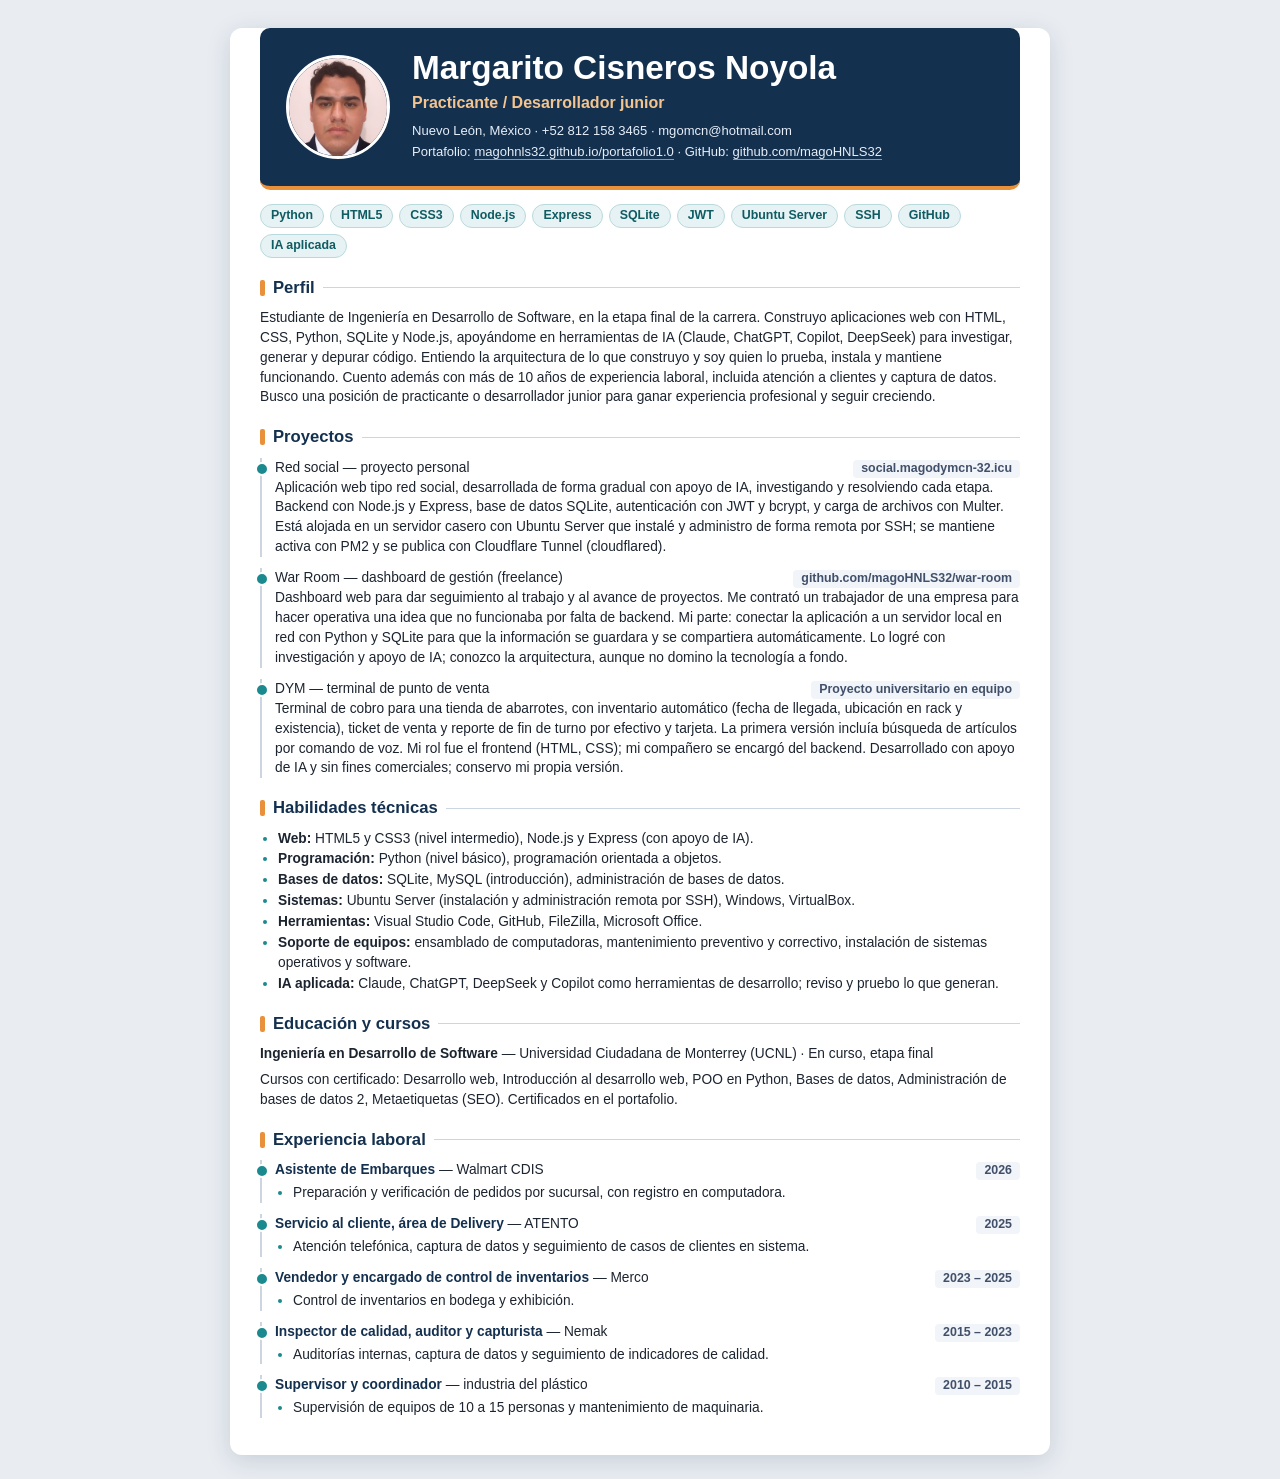
<file: index.html>
<!DOCTYPE html>
<html lang="es">
<head>
  <meta charset="utf-8">
  <meta name="viewport" content="width=device-width, initial-scale=1">
  <title>CV Desarrollo y Soporte – Margarito Cisneros Noyola</title>
  <link rel="stylesheet" href="styles.css">
</head>
<body>
  <div class="sheet">

    <header class="hero">
      <img class="foto" alt="foto.png" src="foto.png">
      <div>
        <h1>Margarito Cisneros Noyola</h1>
        <div class="role">Practicante / Desarrollador junior</div>
        <p class="contact">Nuevo León, México · +52 812 158 3465 · mgomcn@hotmail.com</p>
        <p class="contact">Portafolio: <a href="https://magohnls32.github.io/portafolio1.0/">magohnls32.github.io/portafolio1.0</a> · GitHub: <a href="https://github.com/magoHNLS32">github.com/magoHNLS32</a></p>
      </div>
    </header>

    <div class="tags">
      <span>Python</span><span>HTML5</span><span>CSS3</span><span>Node.js</span>
      <span>Express</span><span>SQLite</span><span>JWT</span><span>Ubuntu Server</span>
      <span>SSH</span><span>GitHub</span><span>IA aplicada</span>
    </div>

    <h2>Perfil</h2>
    <p>Estudiante de Ingeniería en Desarrollo de Software, en la etapa final de la carrera. Construyo aplicaciones web con HTML, CSS, Python, SQLite y Node.js, apoyándome en herramientas de IA (Claude, ChatGPT, Copilot, DeepSeek) para investigar, generar y depurar código. Entiendo la arquitectura de lo que construyo y soy quien lo prueba, instala y mantiene funcionando. Cuento además con más de 10 años de experiencia laboral, incluida atención a clientes y captura de datos. Busco una posición de practicante o desarrollador junior para ganar experiencia profesional y seguir creciendo.</p>

    <h2>Proyectos</h2>
    <div class="job">
      <div class="head"><span>Red social — proyecto personal</span><span class="date">social.magodymcn-32.icu</span></div>
      <p>Aplicación web tipo red social, desarrollada de forma gradual con apoyo de IA, investigando y resolviendo cada etapa. Backend con Node.js y Express, base de datos SQLite, autenticación con JWT y bcrypt, y carga de archivos con Multer. Está alojada en un servidor casero con Ubuntu Server que instalé y administro de forma remota por SSH; se mantiene activa con PM2 y se publica con Cloudflare Tunnel (cloudflared).</p>
    </div>
    <div class="job">
      <div class="head"><span>War Room — dashboard de gestión (freelance)</span><span class="date">github.com/magoHNLS32/war-room</span></div>
      <p>Dashboard web para dar seguimiento al trabajo y al avance de proyectos. Me contrató un trabajador de una empresa para hacer operativa una idea que no funcionaba por falta de backend. Mi parte: conectar la aplicación a un servidor local en red con Python y SQLite para que la información se guardara y se compartiera automáticamente. Lo logré con investigación y apoyo de IA; conozco la arquitectura, aunque no domino la tecnología a fondo.</p>
    </div>
    <div class="job">
      <div class="head"><span>DYM — terminal de punto de venta</span><span class="date">Proyecto universitario en equipo</span></div>
      <p>Terminal de cobro para una tienda de abarrotes, con inventario automático (fecha de llegada, ubicación en rack y existencia), ticket de venta y reporte de fin de turno por efectivo y tarjeta. La primera versión incluía búsqueda de artículos por comando de voz. Mi rol fue el frontend (HTML, CSS); mi compañero se encargó del backend. Desarrollado con apoyo de IA y sin fines comerciales; conservo mi propia versión.</p>
    </div>

    <h2>Habilidades técnicas</h2>
    <ul>
      <li><b>Web:</b> HTML5 y CSS3 (nivel intermedio), Node.js y Express (con apoyo de IA).</li>
      <li><b>Programación:</b> Python (nivel básico), programación orientada a objetos.</li>
      <li><b>Bases de datos:</b> SQLite, MySQL (introducción), administración de bases de datos.</li>
      <li><b>Sistemas:</b> Ubuntu Server (instalación y administración remota por SSH), Windows, VirtualBox.</li>
      <li><b>Herramientas:</b> Visual Studio Code, GitHub, FileZilla, Microsoft Office.</li>
      <li><b>Soporte de equipos:</b> ensamblado de computadoras, mantenimiento preventivo y correctivo, instalación de sistemas operativos y software.</li>
      <li><b>IA aplicada:</b> Claude, ChatGPT, DeepSeek y Copilot como herramientas de desarrollo; reviso y pruebo lo que generan.</li>
    </ul>

    <h2>Educación y cursos</h2>
    <p><b>Ingeniería en Desarrollo de Software</b> — Universidad Ciudadana de Monterrey (UCNL) · En curso, etapa final</p>
    <p>Cursos con certificado: Desarrollo web, Introducción al desarrollo web, POO en Python, Bases de datos, Administración de bases de datos 2, Metaetiquetas (SEO). Certificados en el portafolio.</p>

    <h2>Experiencia laboral</h2>
    <div class="job">
      <div class="head"><span><b>Asistente de Embarques</b> — Walmart CDIS</span><span class="date">2026</span></div>
      <ul><li>Preparación y verificación de pedidos por sucursal, con registro en computadora.</li></ul>
    </div>
    <div class="job">
      <div class="head"><span><b>Servicio al cliente, área de Delivery</b> — ATENTO</span><span class="date">2025</span></div>
      <ul><li>Atención telefónica, captura de datos y seguimiento de casos de clientes en sistema.</li></ul>
    </div>
    <div class="job">
      <div class="head"><span><b>Vendedor y encargado de control de inventarios</b> — Merco</span><span class="date">2023 – 2025</span></div>
      <ul><li>Control de inventarios en bodega y exhibición.</li></ul>
    </div>
    <div class="job">
      <div class="head"><span><b>Inspector de calidad, auditor y capturista</b> — Nemak</span><span class="date">2015 – 2023</span></div>
      <ul><li>Auditorías internas, captura de datos y seguimiento de indicadores de calidad.</li></ul>
    </div>
    <div class="job">
      <div class="head"><span><b>Supervisor y coordinador</b> — industria del plástico</span><span class="date">2010 – 2015</span></div>
      <ul><li>Supervisión de equipos de 10 a 15 personas y mantenimiento de maquinaria.</li></ul>
    </div>

  </div>
</body>
</html>
</file>
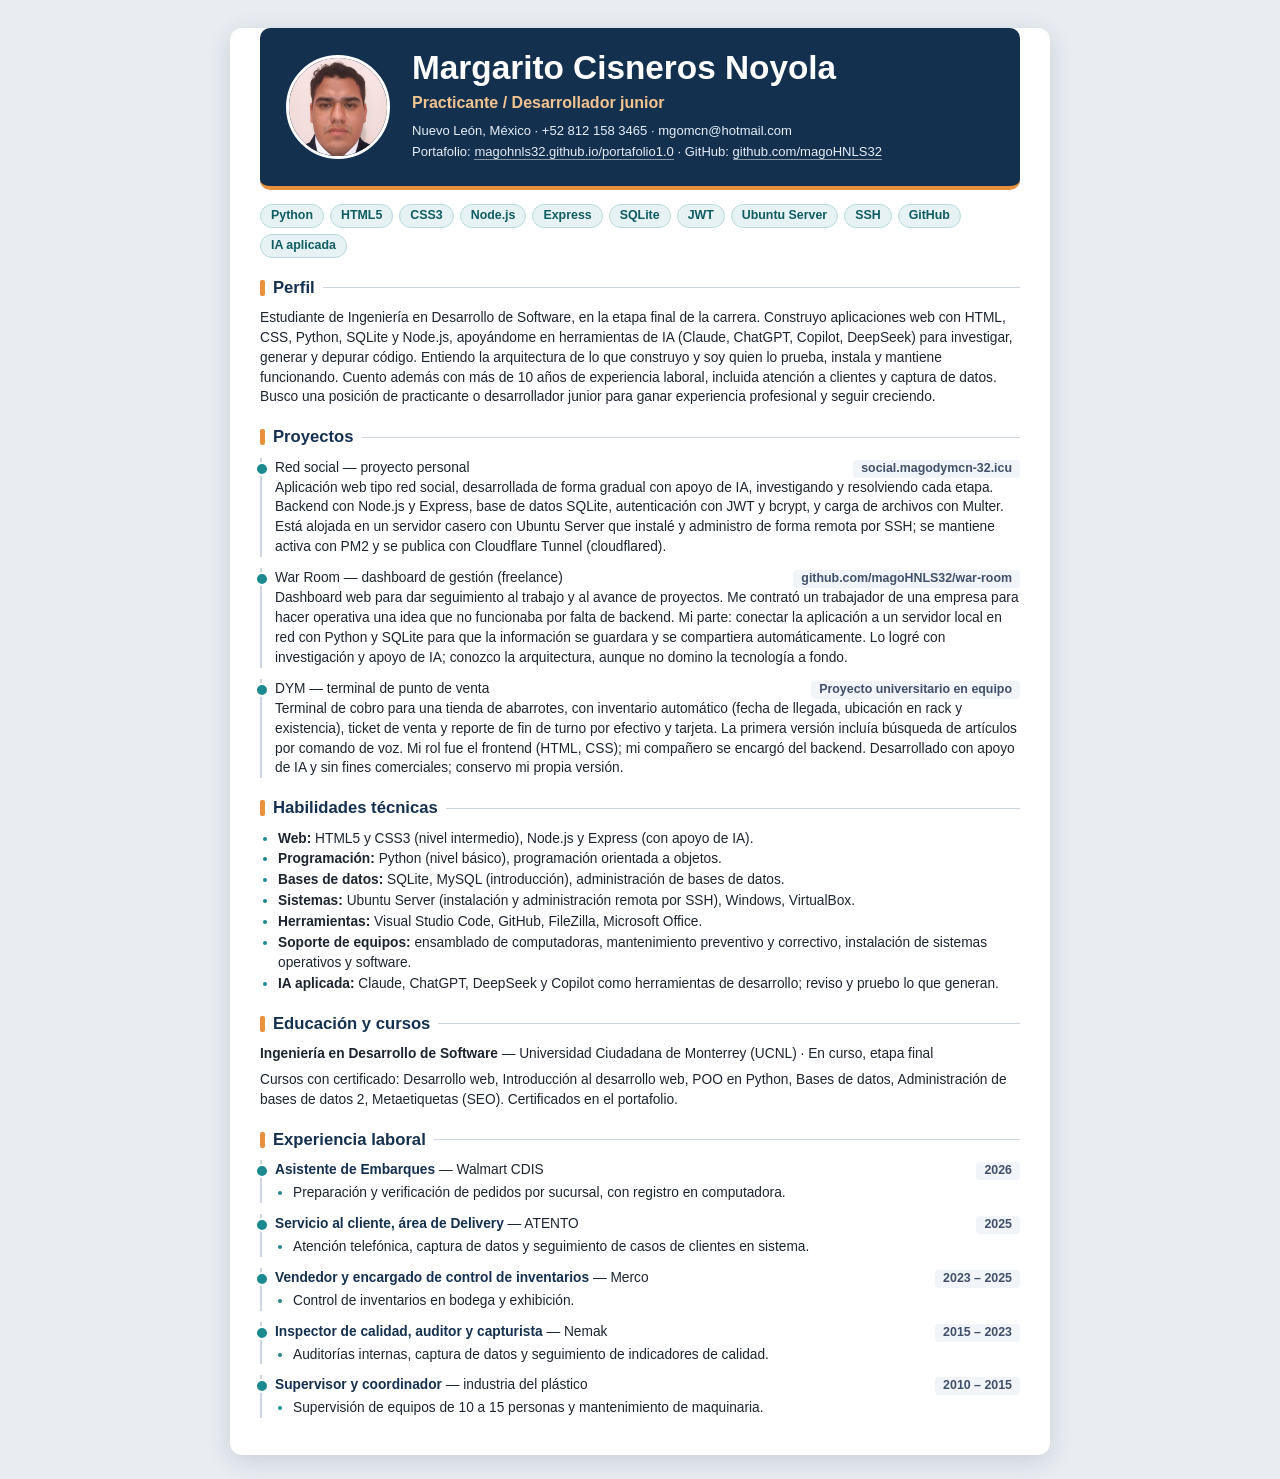
<file: CV_Visual_Desarrollo_Soporte_Margarito_Cisneros.html>
<!DOCTYPE html><html lang="es"><head><meta charset="utf-8"><meta name="viewport" content="width=device-width, initial-scale=1"><title>CV Desarrollo y Soporte – Margarito Cisneros Noyola</title><style>
*{box-sizing:border-box}
body{background:#e9edf2;margin:0;font:10.3pt/1.45 Calibri,"Segoe UI",Arial,sans-serif;color:#1c2430;-webkit-print-color-adjust:exact;print-color-adjust:exact}
.sheet{max-width:820px;margin:24px auto;background:#fff;padding:0 30px 26px;border-radius:12px;box-shadow:0 6px 24px rgba(20,40,70,.15)}
.hero{display:flex;gap:22px;align-items:center;background:#14304f;color:#fff;border-radius:10px;padding:22px 26px;margin-top:28px;border-bottom:4px solid #e8903a}
.foto{width:104px;height:104px;border-radius:50%;object-fit:cover;border:3px solid #fff;flex:none}
h1{font-size:25pt;margin:0;line-height:1.1}
.role{font-size:12pt;color:#f3c48f;margin:4px 0 8px;font-weight:600}
.contact{margin:0 0 2px;font-size:9.8pt}
.hero .contact{color:#e6eef8}
a{color:inherit;text-decoration:none;border-bottom:1px solid rgba(255,255,255,.5)}
.tags{display:flex;flex-wrap:wrap;gap:6px;margin:14px 0 0}
.tags span{background:#e6f2f3;color:#0f5c63;border:1px solid #b9dadd;border-radius:999px;padding:2px 10px;font-size:9.3pt;font-weight:600}
h2{font-size:12.5pt;margin:18px 0 8px;color:#14304f;display:flex;align-items:center;gap:8px}
h2::before{content:"";width:5px;height:16px;background:#e8903a;border-radius:2px}
h2::after{content:"";flex:1;height:1px;background:#cdd6e0}
p{margin:0 0 6px}
.job{border-left:2px solid #cdd6e0;padding-left:13px;margin:0 0 11px;position:relative;break-inside:avoid}
.job::before{content:"";position:absolute;left:-7px;top:4px;width:10px;height:10px;border-radius:50%;background:#1b8a8f;border:2px solid #fff}
.head{display:flex;justify-content:space-between;align-items:baseline;gap:12px}
.head b{color:#14304f}
.date{background:#f1f4f8;color:#41506a;border-radius:4px;padding:0 8px;font-size:9.3pt;white-space:nowrap;font-weight:600}
ul{margin:3px 0 0 18px;padding:0}li{margin:1px 0}li::marker{color:#1b8a8f}
.fill{background:#fff2a8}
@page{size:Letter;margin:11mm 0}
@media print{body{background:#fff}.sheet{margin:0;box-shadow:none;border-radius:0;max-width:none;padding:0 13mm}.hero{margin-top:0}}
</style></head><body><div class="sheet">
<header class="hero"><img class="foto" alt="Foto de Margarito Cisneros" src="[data-uri]"><div><h1>Margarito Cisneros Noyola</h1><div class="role">Practicante / Desarrollador junior</div><p class="contact">Nuevo León, México · +52 812 158 3465 · mgomcn@hotmail.com</p><p class="contact">Portafolio: <a href="https://magohnls32.github.io/portafolio1.0/">magohnls32.github.io/portafolio1.0</a> · GitHub: <a href="https://github.com/magoHNLS32">github.com/magoHNLS32</a></p></div></header>
<div class="tags"><span>Python</span><span>HTML5</span><span>CSS3</span><span>Node.js</span><span>Express</span><span>SQLite</span><span>JWT</span><span>Ubuntu Server</span><span>SSH</span><span>GitHub</span><span>IA aplicada</span></div>
<h2>Perfil</h2><p>Estudiante de Ingeniería en Desarrollo de Software, en la etapa final de la carrera. Construyo aplicaciones web con HTML, CSS, Python, SQLite y Node.js, apoyándome en herramientas de IA (Claude, ChatGPT, Copilot, DeepSeek) para investigar, generar y depurar código. Entiendo la arquitectura de lo que construyo y soy quien lo prueba, instala y mantiene funcionando. Cuento además con más de 10 años de experiencia laboral, incluida atención a clientes y captura de datos. Busco una posición de practicante o desarrollador junior para ganar experiencia profesional y seguir creciendo.</p>
<h2>Proyectos</h2>
<div class="job"><div class="head"><span>Red social — proyecto personal</span><span class="date">social.magodymcn-32.icu</span></div><p>Aplicación web tipo red social, desarrollada de forma gradual con apoyo de IA, investigando y resolviendo cada etapa. Backend con Node.js y Express, base de datos SQLite, autenticación con JWT y bcrypt, y carga de archivos con Multer. Está alojada en un servidor casero con Ubuntu Server que instalé y administro de forma remota por SSH; se mantiene activa con PM2 y se publica con Cloudflare Tunnel (cloudflared).</p></div>
<div class="job"><div class="head"><span>War Room — dashboard de gestión (freelance)</span><span class="date">github.com/magoHNLS32/war-room</span></div><p>Dashboard web para dar seguimiento al trabajo y al avance de proyectos. Me contrató un trabajador de una empresa para hacer operativa una idea que no funcionaba por falta de backend. Mi parte: conectar la aplicación a un servidor local en red con Python y SQLite para que la información se guardara y se compartiera automáticamente. Lo logré con investigación y apoyo de IA; conozco la arquitectura, aunque no domino la tecnología a fondo.</p></div>
<div class="job"><div class="head"><span>DYM — terminal de punto de venta</span><span class="date">Proyecto universitario en equipo</span></div><p>Terminal de cobro para una tienda de abarrotes, con inventario automático (fecha de llegada, ubicación en rack y existencia), ticket de venta y reporte de fin de turno por efectivo y tarjeta. La primera versión incluía búsqueda de artículos por comando de voz. Mi rol fue el frontend (HTML, CSS); mi compañero se encargó del backend. Desarrollado con apoyo de IA y sin fines comerciales; conservo mi propia versión.</p></div>
<h2>Habilidades técnicas</h2><ul><li><b>Web:</b> HTML5 y CSS3 (nivel intermedio), Node.js y Express (con apoyo de IA).</li><li><b>Programación:</b> Python (nivel básico), programación orientada a objetos.</li><li><b>Bases de datos:</b> SQLite, MySQL (introducción), administración de bases de datos.</li><li><b>Sistemas:</b> Ubuntu Server (instalación y administración remota por SSH), Windows, VirtualBox.</li><li><b>Herramientas:</b> Visual Studio Code, GitHub, FileZilla, Microsoft Office.</li><li><b>Soporte de equipos:</b> ensamblado de computadoras, mantenimiento preventivo y correctivo, instalación de sistemas operativos y software.</li><li><b>IA aplicada:</b> Claude, ChatGPT, DeepSeek y Copilot como herramientas de desarrollo; reviso y pruebo lo que generan.</li></ul>
<h2>Educación y cursos</h2><p><b>Ingeniería en Desarrollo de Software</b> — Universidad Ciudadana de Monterrey (UCNL) · En curso, etapa final</p><p>Cursos con certificado: Desarrollo web, Introducción al desarrollo web, POO en Python, Bases de datos, Administración de bases de datos 2, Metaetiquetas (SEO). Certificados en el portafolio.</p>
<h2>Experiencia laboral</h2>
<div class="job"><div class="head"><span><b>Asistente de Embarques</b> — Walmart CDIS</span><span class="date">2026</span></div><ul><li>Preparación y verificación de pedidos por sucursal, con registro en computadora.</li></ul></div>
<div class="job"><div class="head"><span><b>Servicio al cliente, área de Delivery</b> — ATENTO</span><span class="date">2025</span></div><ul><li>Atención telefónica, captura de datos y seguimiento de casos de clientes en sistema.</li></ul></div>
<div class="job"><div class="head"><span><b>Vendedor y encargado de control de inventarios</b> — Merco</span><span class="date">2023 – 2025</span></div><ul><li>Control de inventarios en bodega y exhibición.</li></ul></div>
<div class="job"><div class="head"><span><b>Inspector de calidad, auditor y capturista</b> — Nemak</span><span class="date">2015 – 2023</span></div><ul><li>Auditorías internas, captura de datos y seguimiento de indicadores de calidad.</li></ul></div>
<div class="job"><div class="head"><span><b>Supervisor y coordinador</b> — industria del plástico</span><span class="date">2010 – 2015</span></div><ul><li>Supervisión de equipos de 10 a 15 personas y mantenimiento de maquinaria.</li></ul></div></div></body></html>
</file>
<file: styles.css>
* {
  box-sizing: border-box;
}

body {
  background: #e9edf2;
  margin: 0;
  font: 10.3pt/1.45 Calibri, "Segoe UI", Arial, sans-serif;
  color: #1c2430;
  -webkit-print-color-adjust: exact;
  print-color-adjust: exact;
}

.sheet {
  max-width: 820px;
  margin: 24px auto;
  background: #fff;
  padding: 0 30px 26px;
  border-radius: 12px;
  box-shadow: 0 6px 24px rgba(20, 40, 70, .15);
}

.hero {
  display: flex;
  gap: 22px;
  align-items: center;
  background: #14304f;
  color: #fff;
  border-radius: 10px;
  padding: 22px 26px;
  margin-top: 28px;
  border-bottom: 4px solid #e8903a;
}

.foto {
  width: 104px;
  height: 104px;
  border-radius: 50%;
  object-fit: cover;
  border: 3px solid #fff;
  flex: none;
}

h1 {
  font-size: 25pt;
  margin: 0;
  line-height: 1.1;
}

.role {
  font-size: 12pt;
  color: #f3c48f;
  margin: 4px 0 8px;
  font-weight: 600;
}

.contact {
  margin: 0 0 2px;
  font-size: 9.8pt;
}

.hero .contact {
  color: #e6eef8;
}

a {
  color: inherit;
  text-decoration: none;
  border-bottom: 1px solid rgba(255, 255, 255, .5);
}

.tags {
  display: flex;
  flex-wrap: wrap;
  gap: 6px;
  margin: 14px 0 0;
}

.tags span {
  background: #e6f2f3;
  color: #0f5c63;
  border: 1px solid #b9dadd;
  border-radius: 999px;
  padding: 2px 10px;
  font-size: 9.3pt;
  font-weight: 600;
}

h2 {
  font-size: 12.5pt;
  margin: 18px 0 8px;
  color: #14304f;
  display: flex;
  align-items: center;
  gap: 8px;
}

h2::before {
  content: "";
  width: 5px;
  height: 16px;
  background: #e8903a;
  border-radius: 2px;
}

h2::after {
  content: "";
  flex: 1;
  height: 1px;
  background: #cdd6e0;
}

p {
  margin: 0 0 6px;
}

.job {
  border-left: 2px solid #cdd6e0;
  padding-left: 13px;
  margin: 0 0 11px;
  position: relative;
  break-inside: avoid;
}

.job::before {
  content: "";
  position: absolute;
  left: -7px;
  top: 4px;
  width: 10px;
  height: 10px;
  border-radius: 50%;
  background: #1b8a8f;
  border: 2px solid #fff;
}

.head {
  display: flex;
  justify-content: space-between;
  align-items: baseline;
  gap: 12px;
}

.head b {
  color: #14304f;
}

.date {
  background: #f1f4f8;
  color: #41506a;
  border-radius: 4px;
  padding: 0 8px;
  font-size: 9.3pt;
  white-space: nowrap;
  font-weight: 600;
}

ul {
  margin: 3px 0 0 18px;
  padding: 0;
}

li {
  margin: 1px 0;
}

li::marker {
  color: #1b8a8f;
}

.fill {
  background: #fff2a8;
}

@page {
  size: Letter;
  margin: 11mm 0;
}

@media print {
  body {
    background: #fff;
  }
  .sheet {
    margin: 0;
    box-shadow: none;
    border-radius: 0;
    max-width: none;
    padding: 0 13mm;
  }
  .hero {
    margin-top: 0;
  }
}
</file>
